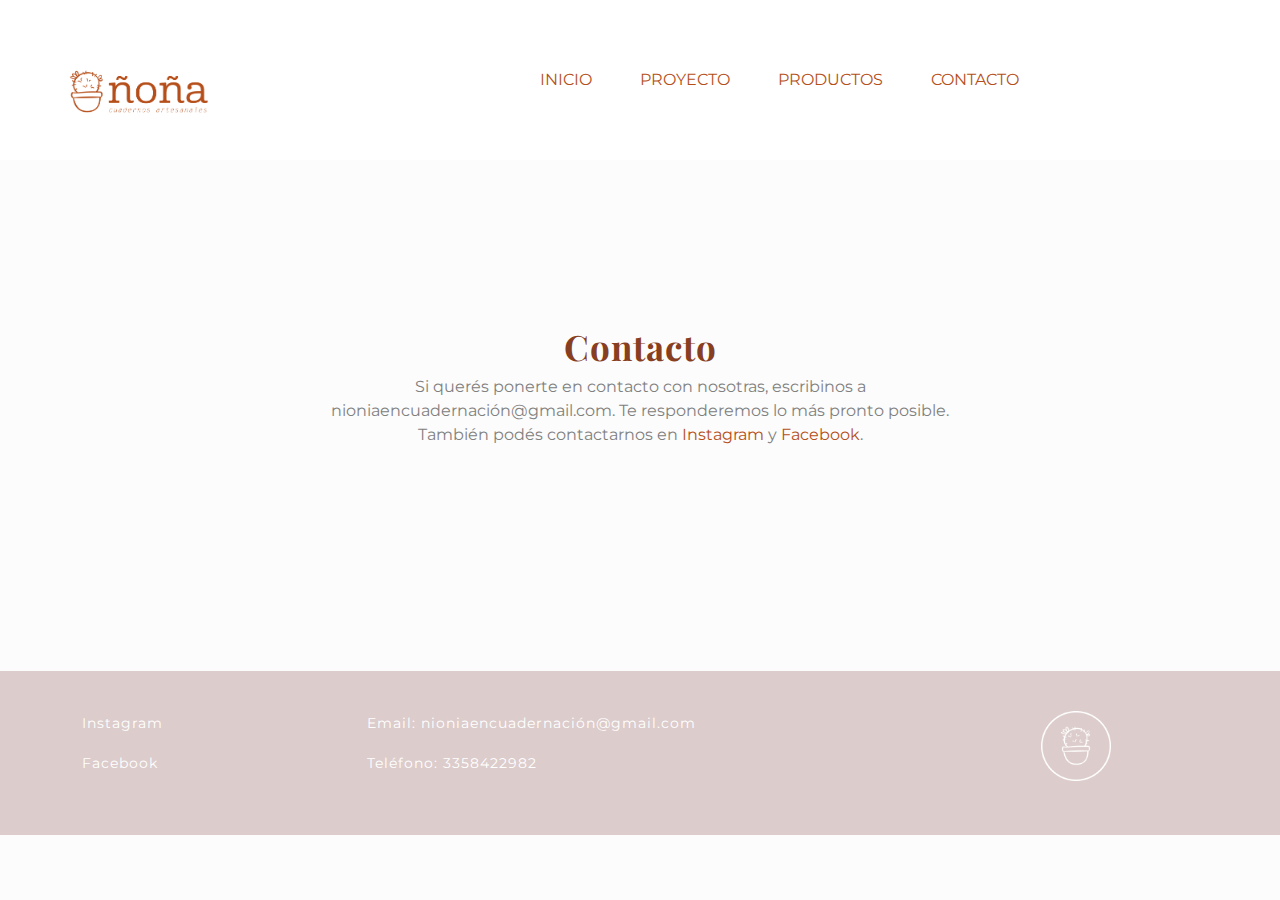
<file: contacto.html>
<!DOCTYPE html>
<html lang="en">
<head>
    <meta charset="UTF-8">
    <meta http-equiv="X-UA-Compatible" content="IE=edge">
    <meta name="viewport" content="width=device-width, initial-scale=1.0">
    <title>Contacto</title>
    <meta name="keywords" content=  "cuadernos, handmadebook, artesanal, DIY, libretas">
    <meta name="description" content="Nionia es un taller creativo de encuadernacion. Conocé nuestros productos hecho a mano. 
    Aprende y conocé sobre múltiples técnicas encuadernado.">
    <meta name="viewport" content="width=device-width, initial-scale=1.0">
    <link rel="preconnect" href="https://fonts.gstatic.com">
    <link href="https://fonts.googleapis.com/css2?family=Montserrat&family=Playfair+Display:wght@400;700&display=swap" rel="stylesheet">
    <link rel="stylesheet" href="bootstrap/css/bootstrap.min.css">
    <link rel="stylesheet" href="bootstrap/css/bootstrap.min.css">
    <link rel="stylesheet" href="style.css">
    <link rel="stylesheet" href="estilos.css">

</head>
<body>

    <header>
  

        <div class="nav">
            <div class="logo">
                <a href="index.html"><img width="100%" src="img/logofinal.png" alt="logo"></a>
            </div>
                
            <div class="menu">
              <ul id="nav-ul">
                    <li><a href="index.html">Inicio</a></li>
                    <li><a href="proyecto.html">Proyecto</a></li>
                    <li><a href="productos.html">Productos</a> </li>
                    <li><a href="contacto.html">Contacto</a> </li>
                </ul>

                <button id="menu_hamburguesa">
                    <img src="img/hamburguesa.png" alt="menu_hamburguesa">
                </button>
            </div>

            <div id="menu_mobile">
                <ul id="nav-ul-mobile">
                    <li><a href="index.html">Inicio</a></li>
                    <li><a href="proyecto.html">Proyecto</a></li>
                    <li><a href="productos.html">Productos</a> </li>
                    <li><a href="contacto.html">Contacto</a> </li>
                </ul>
            </div>

        </div>
   
    </header> 
    
    <main>

        <div class="contacto"> 
                <h1>Contacto</h1>
                <p>
                Si querés ponerte en contacto con nosotras, escribinos a nioniaencuadernación@gmail.com.
                Te responderemos lo más pronto posible. </br>
                También podés contactarnos en <a href="https://www.instagram.com/nionia.cuadernosartesanales/?hl=es-la"> Instagram</a> y <a href="https://www.facebook.com/nionia.cuadernosartesanales"> Facebook</a>.
                </p>
            </div>
           
        </div>

    </main>

    <footer>           
        <div class="container">
          <div class="row">
            <div class="col">
                <p> <a href="https://www.instagram.com/nionia.cuadernosartesanales/?hl=es-la">Instagram </a> </p>  
                 <p> <a href="https://www.facebook.com/nionia.cuadernosartesanales">Facebook</a></p> 
            </div>
            <div class="col-6">
              <P>Email: nioniaencuadernación@gmail.com </P>
               <p>Teléfono: 3358422982</p>
            </div>
            <div class="col"> 
                <a href="index.html"></a>
              <img src="img/logo_footer.png" alt="logo" title="logo">
            </div>
     </footer>
     
      <script src="bootstrap/js/bootstrap.min.js"></script>

  <!--Js menu-->
      <script> const menuOculto = document.getElementById('menu_mobile');        
      document.getElementById('menu_hamburguesa').addEventListener('click', function() {
        menuOculto.classList.toggle('mostrar'); });
      </script>


<body>
</file>
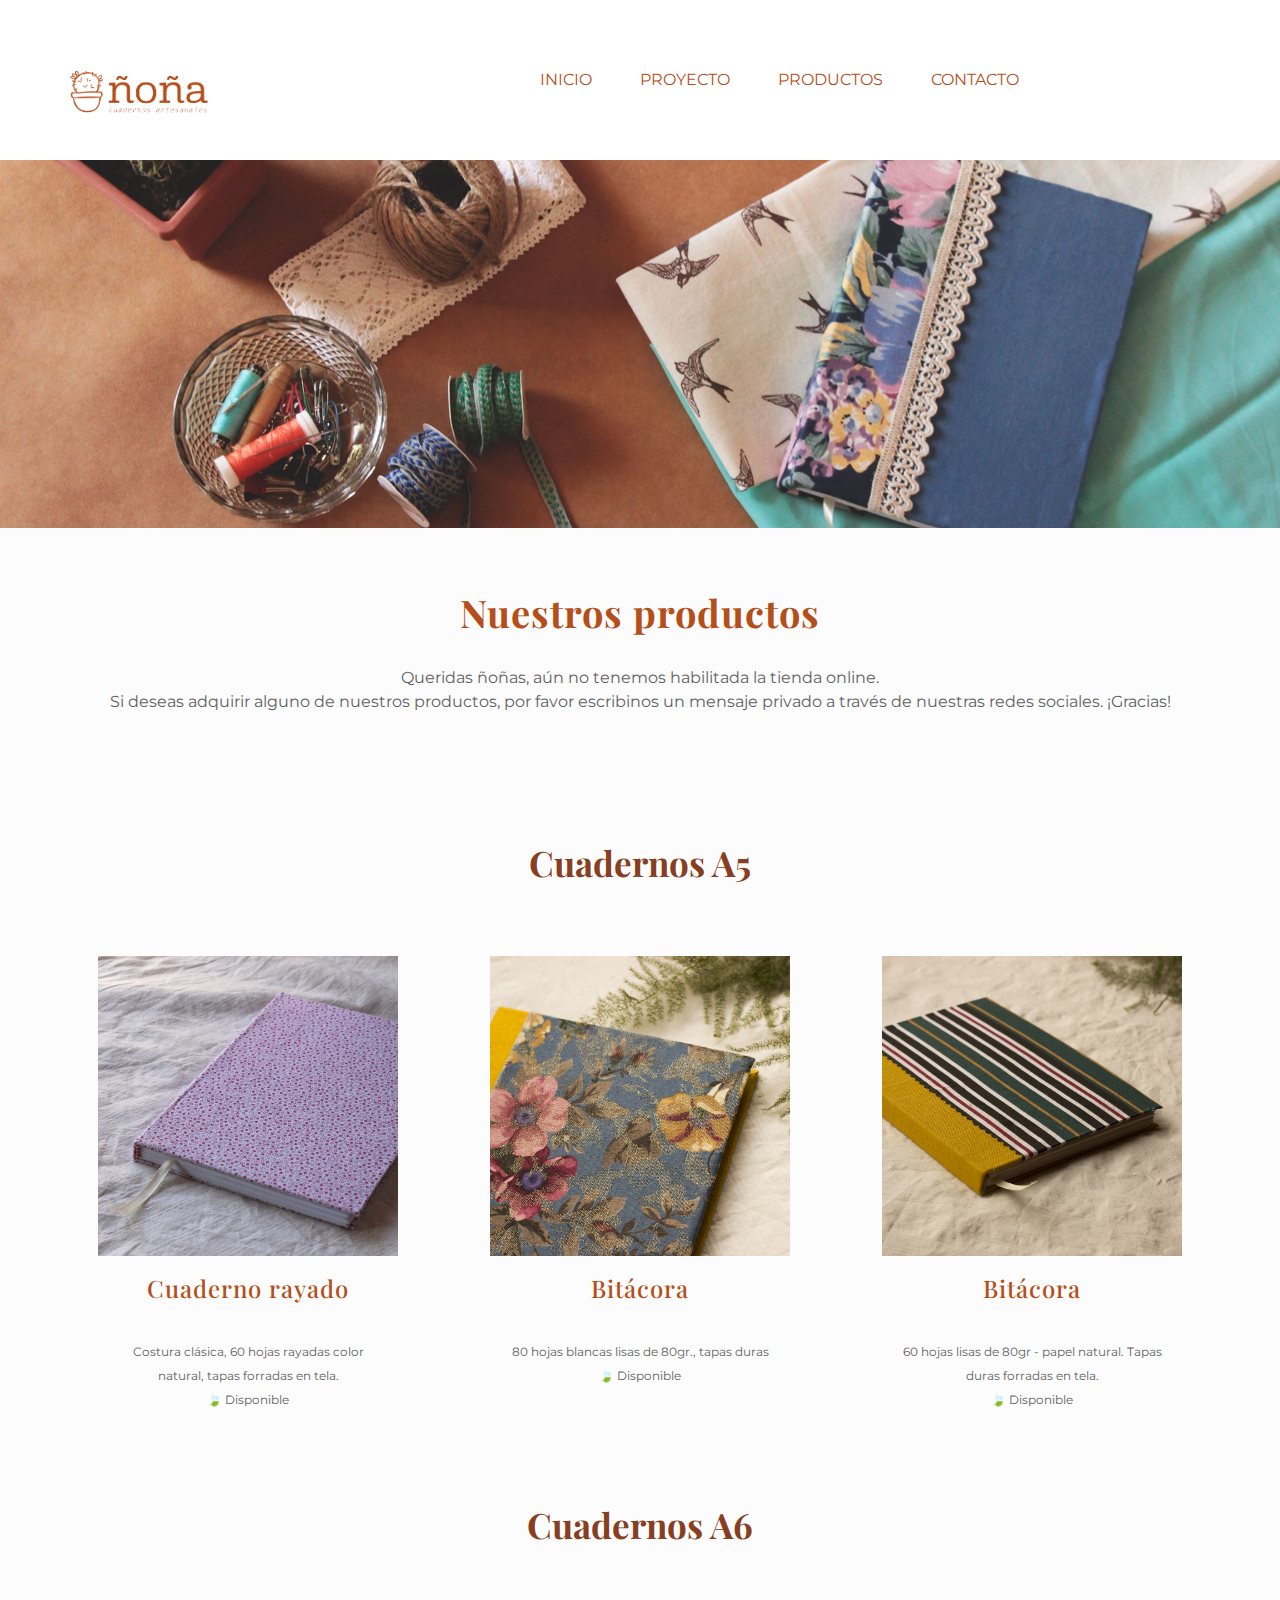
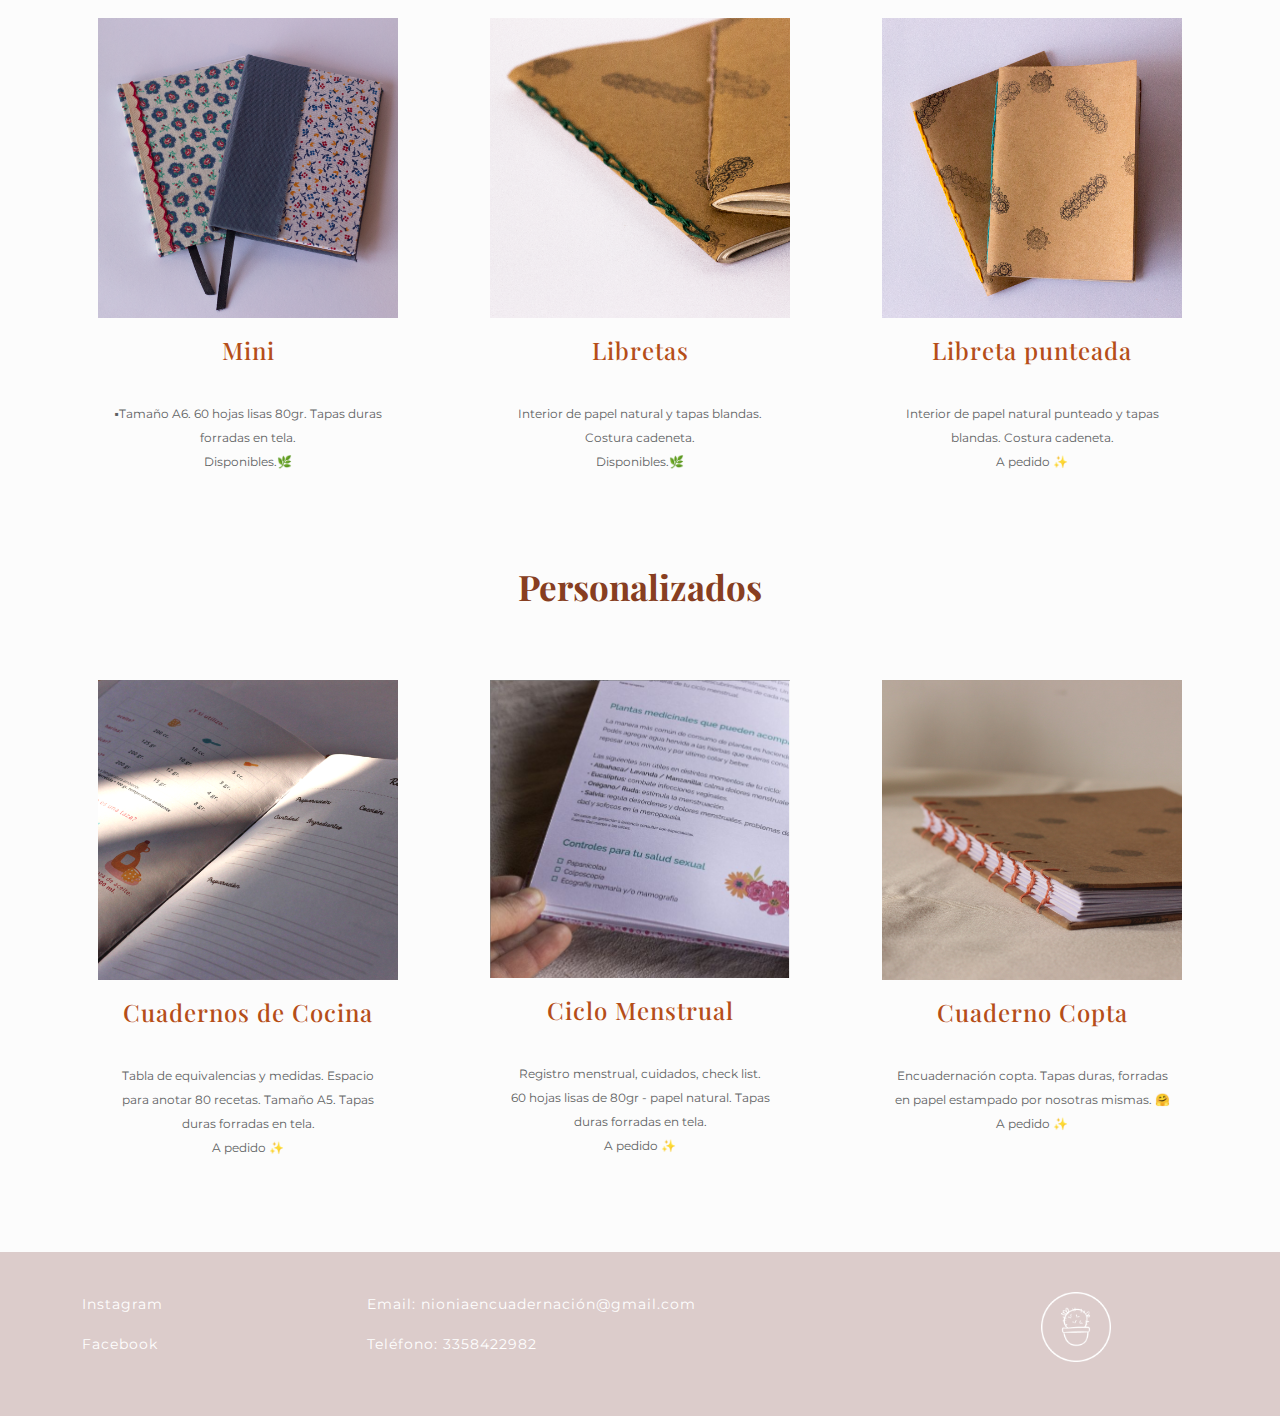
<file: productos.html>
<!DOCTYPE html>
<html lang="en">
<head>
    <meta charset="UTF-8">
    <meta http-equiv="X-UA-Compatible" content="IE=edge">
    <meta name="viewport" content="width=device-width, initial-scale=1.0">
    <title>Productos</title>
    <meta name="keywords" content= "cuadernos, handmadebook, artesanal, DIY, libretas">
    <meta name="description" content="Nionia es un taller creativo de encuadernacion. Conocé nuestros productos hecho a mano. 
    Aprende y conocé sobre múltiples técnicas encuadernado.">
    <meta name="viewport" content="width=device-width, initial-scale=1.0">
    <link rel="preconnect" href="https://fonts.gstatic.com">
    <link href="https://fonts.googleapis.com/css2?family=Montserrat&family=Playfair+Display:wght@400;700&display=swap" rel="stylesheet">
    <link rel="stylesheet" href="bootstrap/css/bootstrap.min.css">
    <link rel="stylesheet" href="style.css">
</head>
<body>
    <header>
  

        <div class="nav">
            <div class="logo">
                <a href="index.html"><img width="100%" src="img/logofinal.png" alt="logo" title="logo nionia"></a>
            </div>
                
            <div class="menu">
                <button id="menu_hamburguesa">
                    <img src="img/hamburguesa.png" alt="menu_hamburguesa" title="hamburguesa">
                </button>
                <ul id="nav-ul">
                    <li><a href="index.html">Inicio</a></li>
                    <li><a href="proyecto.html">Proyecto</a></li>
                    <li><a href="productos.html">Productos</a> </li>
                    <li><a href="contacto.html">Contacto</a> </li>
                </ul>
            </div>

            <div id="menu_mobile">
                <ul id="nav-ul-mobile">
                    <li><a href="index.html">Inicio</a></li>
                    <li><a href="proyecto.html">Proyecto</a></li>
                    <li><a href="productos.html">Productos</a> </li>
                    <li><a href="contacto.html">Contacto</a> </li>
                </ul>
            </div>

        </div>
     
    </header> 

    <section>
        <div class="banner_top">
             <img class="banner_superior" src="img/banner_productos.jpg" alt="banner">
        </div>
    </section> 

    <section class="cabecera">
        <h1 class="cabecera__titulo"> Nuestros productos</h1>
        <p> Queridas ñoñas, aún no tenemos habilitada la tienda online. </br> Si deseas adquirir alguno de nuestros productos, por favor escribinos un mensaje privado a través de nuestras redes sociales. ¡Gracias! </p>
    </section>
    

    <main class="grilla">   

        <div class="titulo1">
            <h2>Cuadernos A5</h2>
        </div>


        <div class="producto1">
            <div  class="card_producto">
                <img src="img/A5.1.png" alt="Cuaderno A5" title="Cuaderno A5">
                <h3>Cuaderno rayado</h3>
                <p>Costura clásica, 60 hojas rayadas color natural, tapas forradas en tela. </br>
                🍃 Disponible</p>
            </div>
        </div>
            

        <div class="producto2">
            <div  class="card_producto">
                <img src="img/A5.2.png" alt="Cuaderno A5" title="Cuaderno A5">
                <h3>Bitácora</h3>
                <p>80 hojas blancas lisas de 80gr., tapas duras <br>
                🍃 Disponible</p>
            </div>
        </div>
            

        <div class="producto3">
            <div class="card_producto">
                <img src="img/A5.3.png" alt="cuaderno A5" title="cuaderno A5">
                <h3>Bitácora</h3>
                <p>60 hojas lisas de 80gr - papel natural. Tapas duras forradas en tela. <br>🍃 Disponible </p>
            </div>
        </div>
            

        <div class="titulo2">
            <h2>Cuadernos A6</h2>
        </div>

        <div class="producto4">
            <div  class="card_producto">
                <img src="img/mini.png" alt="mini cuaderno" title="mini cuaderno">
                <h3>Mini</h3>
                <p>▪Tamaño A6. 60 hojas lisas 80gr. Tapas duras forradas en tela. <br> Disponibles.🌿</p>
            </div>
        </div>  


                  
        <div class="producto5">
            <div  class="card_producto">
                <img src="img/libreta1.png" alt="libreta" title="libreta">
                <h3>Libretas</h3>
                <p>Interior de papel natural y tapas blandas. Costura cadeneta. <br> Disponibles.🌿</p>
            </div>
        </div>
               
            
        <div class="producto6">
            <div  class="card_producto">
                <img src="img/libreta2.png" alt="libreta" title="libreta">
                <h3>Libreta punteada</h3>
                <p>Interior de papel natural punteado y tapas blandas. Costura cadeneta. <br> A pedido ✨</p>
            </div>
        </div>
               
       

        <div class="titulo3">
                <h2>Personalizados</h2>
         </div>
    
         <div class="producto7">
            <div  class="card_producto">
                <img src="img/cocina.png" alt="recetario" title="cuaderno de recetas">
                <h3>Cuadernos de Cocina</h3>
                <p>Tabla de equivalencias y medidas. Espacio para anotar 80 recetas. Tamaño A5. Tapas duras forradas en tela. <br> A pedido ✨</p>
            </div>
        </div>
        
        <div class="producto8">
            <div  class="card_producto">
                <img src="img/menstrual.png" alt="cuaderno guia Menstrual" title="cuaderno guia Menstrual">
                <h3>Ciclo Menstrual</h3>
                <p> Registro menstrual, cuidados, check list. <br> 60 hojas lisas de 80gr - papel natural. Tapas duras forradas en tela. <br> A pedido ✨</p>
            </div>
        </div>
        
        <div class="producto9">
            <div  class="card_producto">
                <img src="img/copta.png" alt="Cuaderno Copta" title="Cuaderno copta">
                <h3>Cuaderno Copta</h3>
                <p>Encuadernación copta. Tapas duras, forradas en papel estampado por nosotras mismas. 🤗 <br> A pedido ✨</p>
            </div>
        </div> 

    </main>

    <footer>           
        <div class="container">
          <div class="row">
            <div class="col">
                <p> <a href="https://www.instagram.com/nionia.cuadernosartesanales/?hl=es-la">Instagram </a> </p>  
                 <p> <a href="https://www.facebook.com/nionia.cuadernosartesanales">Facebook</a></p> 
            </div>
            <div class="col-6">
              <P>Email: nioniaencuadernación@gmail.com </P>
               <p>Teléfono: 3358422982</p>
            </div>
            <div class="col"> 
                <a href="index.html"></a>
              <img src="img/logo_footer.png" alt="logo" title="logo">
            </div>
     </footer>
     
     <script src="bootstrap/js/bootstrap.min.js"></script>
     
    <!--Js menu-->
    <script> const menuOculto = document.getElementById('menu_mobile');        
        document.getElementById('menu_hamburguesa').addEventListener('click', function() {
          menuOculto.classList.toggle('mostrar'); 
        });
    </script>


</body>
</html>
</file>
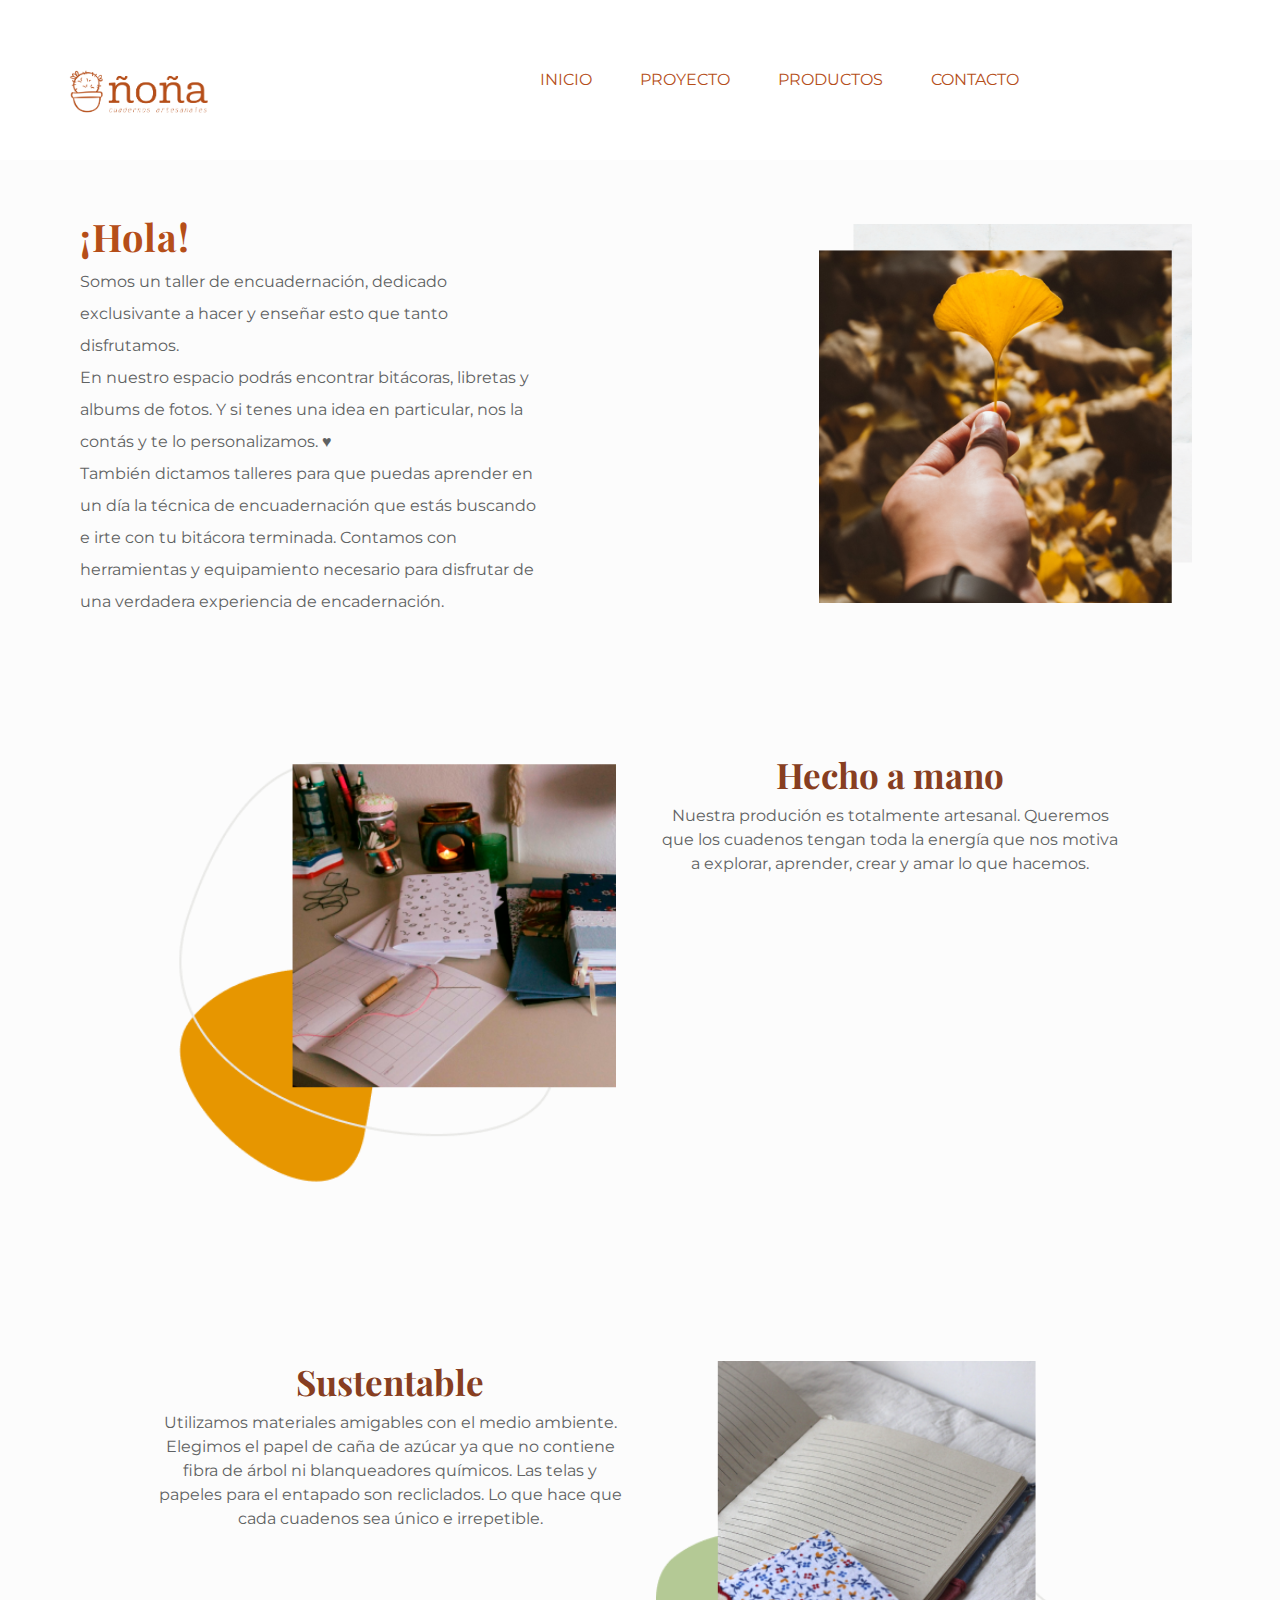
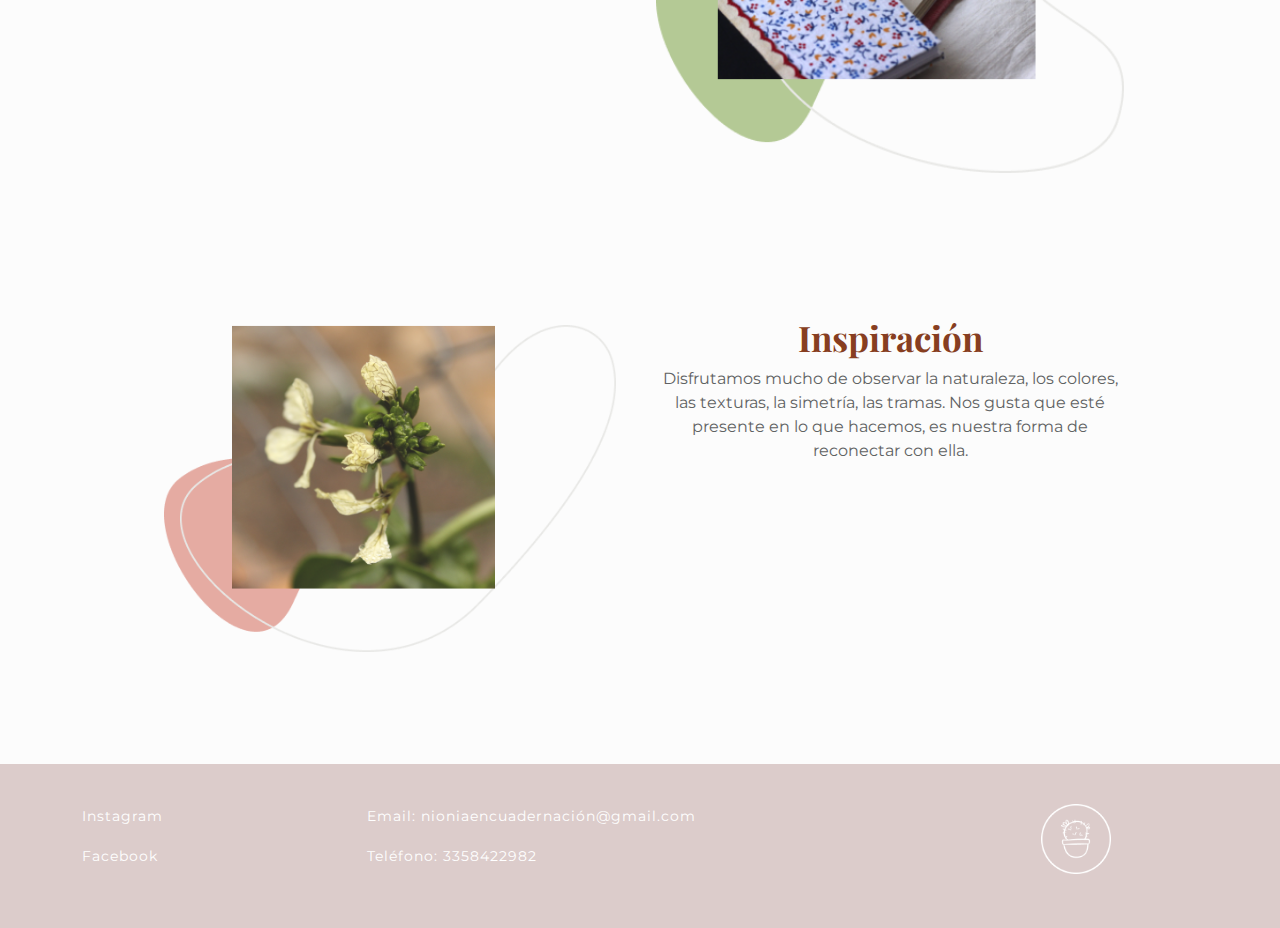
<file: proyecto.html>
<!DOCTYPE html>
<html lang="en">
<head>
    <meta charset="UTF-8">
    <meta http-equiv="X-UA-Compatible" content="IE=edge">
    <meta name="viewport" content="width=device-width, initial-scale=1.0">
    <title>Proyecto</title>
    <meta name="keywords" content= "cuadernos, handmadebook, artesanal, DIY, libretas">
    <meta name="description" content="Nionia es un taller creativo de encuadernacion. Conocé nuestros productos hecho a mano. 
    Aprende y conocé sobre múltiples técnicas encuadernado.">
    <meta name="viewport" content="width=device-width, initial-scale=1.0">
    <link rel="preconnect" href="https://fonts.gstatic.com">
    <link href="https://fonts.googleapis.com/css2?family=Montserrat&family=Playfair+Display:wght@400;700&display=swap" rel="stylesheet">
    <link rel="stylesheet" href="bootstrap/css/bootstrap.min.css">
    <link rel="stylesheet" href="style.css">
</head>
<body>
    <header>
  

        <div class="nav">
            <div class="logo">
                <a href="index.html"><img width="100%" src="img/logofinal.png" alt="logo"></a>
            </div>
                
            <div class="menu">
              <ul id="nav-ul">
                    <li><a href="index.html">Inicio</a></li>
                    <li><a href="proyecto.html">Proyecto</a></li>
                    <li><a href="productos.html">Productos</a> </li>
                    <li><a href="contacto.html">Contacto</a> </li>
                </ul>

                <button id="menu_hamburguesa">
                    <img src="img/hamburguesa.png" alt="menu_hamburguesa">
                </button>
            </div>

            <div id="menu_mobile">
                <ul id="nav-ul-mobile">
                    <li><a href="index.html">Inicio</a></li>
                    <li><a href="proyecto.html">Proyecto</a></li>
                    <li><a href="productos.html">Productos</a> </li>
                    <li><a href="contacto.html">Contacto</a> </li>
                </ul>
            </div>

        </div>
   
    </header> 


    <main class="main_proyecto"> 
        <section class="proyecto">

            <div class="proyecto__contenido">
                <h1> ¡Hola!</h1>
                             
                <p> Somos un taller de encuadernación, dedicado exclusivante a hacer y enseñar esto que tanto disfrutamos. 
                    </br>En nuestro espacio podrás encontrar bitácoras, libretas y albums de fotos. Y si tenes una idea en particular, nos la contás y te lo personalizamos. ♥ 
                    </br>También dictamos talleres para que puedas aprender en un día la técnica de encuadernación que estás buscando e irte con tu bitácora terminada. Contamos con herramientas
                    y equipamiento necesario para disfrutar de una verdadera experiencia de encadernación.
                </p>
                      
           </div>
           
            <div class="proyecto__imagenes">
                <img width="100%"  src="img/proyecto.png" alt="cuaderno tapa dura" title="foto de hoja ginko"/> 
            </div>
       
        </section>


        <div class="vision">

            <div class="vision__foto">
                <img width="100%"  src="img/proyecto_1.png" alt="escena de produccion" title="escena de produccion"/> 
            </div>
    
            <div class="vision__contenido">
               
                <h2> Hecho a mano</h2>
    
                <p>Nuestra produción es totalmente artesanal.
                Queremos que los cuadenos tengan toda la energía
                que nos motiva a explorar, aprender, crear y amar lo que hacemos.  
               </p>

            </div>

        </div>

        <div class="vision">

            <div class="vision__contenido2">
               
                <h2>Sustentable</h2>
    
                <p>Utilizamos materiales amigables 
                con el medio ambiente. Elegimos el papel de caña de azúcar ya que no contiene fibra de árbol ni blanqueadores químicos. 
                Las telas y papeles para el entapado son recliclados. Lo que hace que cada cuadenos sea único e irrepetible.   
               </p>

            </div>

            <div class="vision__foto2">
                <img width="100%"  src="img/proyecto_2.png" alt="escena de produccion" title="foto hojas reclicladas"/> 
            </div>

        </div>



        <div class="vision">

            <div class="vision__foto">
                <img width="100%"  src="img/proyecto_3.png" alt="inspiracion" title="foto de inspiracion"/> 
            </div>
    
            <div class="vision__contenido">
               
                <h2>Inspiración</h2>
    
                <p>Disfrutamos mucho de observar la naturaleza, los colores, 
                las texturas, la simetría, las tramas. Nos gusta que esté presente en lo que hacemos,
                es nuestra forma de reconectar con ella.
               </p>

            </div>
          
        </div>

    </main>

    <footer>           
        <div class="container">
          <div class="row">
            <div class="col">
                <p> <a href="https://www.instagram.com/nionia.cuadernosartesanales/?hl=es-la">Instagram </a> </p>  
                 <p> <a href="https://www.facebook.com/nionia.cuadernosartesanales">Facebook</a></p> 
            </div>
            <div class="col-6">
              <P>Email: nioniaencuadernación@gmail.com </P>
               <p>Teléfono: 3358422982</p>
            </div>
            <div class="col"> 
                <a href="index.html"></a>
              <img src="img/logo_footer.png" alt="logo">
            </div>
     </footer>
     
     <script src="bootstrap/js/bootstrap.min.js"></script>
     <!--Js menu-->
     <script> const menuOculto = document.getElementById('menu_mobile');        
        document.getElementById('menu_hamburguesa').addEventListener('click', function() {
          menuOculto.classList.toggle('mostrar'); 
        });
    </script>

<body>
</file>
<file: style.css>
/*GENERALES*/ 

*{
    box-sizing: border-box;
}
body {
    font-family: "montserrat";
    color: #5f6263;
    line-height: 24px;
    font-weight: 400;
    font-style: normal;
    font-size: 16px ;
    background-color: #FCFCFC;
    margin: 0;
    padding: 0;
    

}

h1{
    color: #B54E19;
    font-family: "Playfair Display";
    font-weight: 700;
    font-size: 38px;
    line-height: 1.1;
    
    text-transform: none;
    font-style: normal;
    letter-spacing: 1px;
}

h2{
    color: #873E21;
    font-size: 35px;
    font-weight: 700;
    font-family: 'Playfair Display';
}

h3{
    color: #B54E19;
    font-size: 24px;
    line-height: 32px;
    font-family: 'Playfair Display';
    text-transform: none;
    font-weight: 400;
    font-style: normal;
    letter-spacing: 1px;

}

/*botones bootstrap*/ 
.btn{
    font-family: "montserrat";
    font-weight: 400;
    background-color:#0E243A;
    border: none;
    font-size: 14px;
    padding: 16px 32px;
    text-align: center;
    color:white;
    transition-property: color;
    border-radius: 0;

}

.btn:hover{
    background-color: #D39517;
}

/*FOOTER*/ 

footer {
    font-family: "montserrat";
    font-weight: 400;
    letter-spacing: 1px;
    background-color:#DCCCCB;
    height: 164px;
    padding: 24px;
    color: white;
    font-size: 14px;
}

footer a{
    text-decoration: none;
    color: white;
}

.row{
    margin-top: 16px;
}
.col img{
    margin-left: 40%;
    width: 70px;
}

.col a:hover{
    color: #B54E19;
}


/*BOTONES*/ 

.buttons{
    font-family: "montserrat";
    font-weight: 400;
    background-color:#0E243A;
    border: none;
    font-size: 14px;
    padding: 16px 32px;
    text-align: center;
    color:white;
    transition-property: color;
 
}

.buttons:hover{
   background-color: #D39517;
}


/*NAV*/

header{
    width: 100%;
    position: fixed;
    margin: auto;
    background-color: white;
    top: 0;
    left: 0;
    z-index: 1

}

.nav{
    display: flex;
    width: auto;
    height: 160px;
    justify-content: space-between;
}


.logo {
    flex-grow: 1;
    height: 160px;
}

.logo a {
    display: inline-block;
    padding: 64px;
}

.logo img{
    width: 150px;
    margin: 0;
}
.menu {
    flex-grow: 1;
    display: flex;
    justify-content: flex-start;
    align-items: center;
}


.menu a {
    font-family: 'Montserrat';
    text-decoration: none;
    color: #B54E19;
    text-transform: uppercase;
    font-size: 16px;
    transition: color;
    transition-duration: 0.5s;
}

.menu ul li {
    display: inline-block;
    margin-left: 24px;
    margin-right: 24px;
    margin-top: 64px;
    margin-bottom: 64px;
  
}

.menu ul{
    display: flex;
    align-items: center;
    justify-content: center;
    margin: 0;
    padding: 0;
}

.menu a:hover{
    color: #A3B9AD ;
}

.menu a:active{
    color: #D39517;
}

/*Menu mobile*/ 

#menu_mobile {
    display: none; 
    z-index: 1;   
}

#menu_mobile{
    position: absolute;
    top: 160px;
    height: 100vh;
    width: 100vw;
    background-color: #FCFCFC;
    
}

#menu_mobile ul{
    display: block;
    padding: 64px;
  
}

#menu_mobile li{
    padding: 32px;
    text-align: center;    
}


::marker{
   color: transparent;
}


#menu_mobile a{
    text-transform: capitalize;
    font-family: 'Montserrat';
    text-decoration: none;
    color: #B54E19;
    text-transform: uppercase;
    font-size: 16px;
    transition: color;
    transition-duration: 0.5s;
    
}

#menu_hamburguesa{
    display: block;
    border: none;
    background-color: transparent;
    margin-left: auto;
    margin-right: 64px;

}
    
#menu_hamburguesa{
    display: none;
}



/*SECCCION 1*/ 

.main_home{
    margin-top: 200px;
}
.seccion1 {
    display: block;
    padding-bottom: 300px;
    height: 600px;  

}

.seccion1 video{
    top: 128px;
    position:absolute;
    right: 0;
    bottom: 0;
    min-width: 100%;
    min-height: 50%;
}

/*SECCIÓN 2*/

.seccion2{
    display: flex;
    justify-content: center;
    padding: 128px;
    
}
.seccion2__contenido{
    margin-top: 500px;
    width: 600px;
    padding: 16px;
    margin-left: 128px;
}

.seccion2__imagenesLaterales{
    margin-top: 500px;
    width: 500px;
    padding: 24px;
    margin-left: 20%;

}

.seccion2__botonContenido{
    margin-top: 32px;
}

.seccion2__icono1{
    width: 70px;
    transform: rotate(90deg);
}


/*SECCION CARACTERISTICAS*/ 

.caracteristicas{
    display: flex;
    height: 700px;
    padding: 128px;
    background-color: #FCFCFC;
}

.caracteristicas__imagenesInspiracion{
    display: inline-block;
    vertical-align: top;
    width: 500px;
    padding: 24px;
    margin-right: 64px;
    flex-shrink: 0;
}

.caracteristicas__cardTexto{
    display: inline-block;
    vertical-align: top;
    margin-right: 24px;
    margin-left: 64px;
}

.caracteristicas__bloqueTexto{
    display: block;
    width: 350px;
}

.caracteristicas__bloqueTexto img{
    width: 50px;
}



/*CARD DE PRODUCTOS*/


.titulo_producto{
    display: block;  
    margin:auto;
    text-align: center;
    padding-top: 128px;
}

.seccion_productos{
    display: flex;
    justify-content: center;
    padding: 64px;
}
.card{
    display: inline-block;
    text-align: center;
    width: 300px;
    margin: auto;
    transition: all;
    border: none;   

}
.card:hover{
    transform: scale(1.1);
    transition-duration: 1s;
}


.card h3 {
    font-family: "montserrat";
    font-weight: 500;
    text-align: center;
    color: #B54E19;
}

.card p{
    text-align: center;
    font-size: 12px
}

.card img{
    border-radius: 0;
}

/*NEWSLETTER*/

.bloqueNewsletter{
    display: flex;
    padding: 128px;
    width: 100%;
}

.bloqueNewsletter__newsletter{
    display: inline-block;
    padding: 64px;
    width: 100%;
    text-align: center;
}


.bloqueNewsletter__newsletter form {
    font-family: "montserrat";
    font-weight: 400;
    width:100%;
	padding:16px;
	border-radius:10px;
	margin:auto;  
}


.bloqueNewsletter__newsletter form input[type="email"]{
	width:300px;
	padding:16px;
	border:none;
	border-radius:3px;
	background-color:#FCF9F7;
	margin:16px 0;
    font-family: "montserrat";
    font-weight: 400;
}

.bloqueNewsletter__newsletter form input[type="submit"]{
    font-family: "montserrat";
    font-weight: 400;
    font-weight: 400;
    background-color:#0E243A;
    border: none;
    font-size: 14px;
    padding: 16px 32px;
    text-align: center;
    color:white;
}

.bloqueNewsletter__newsletter form input[type="submit"]:hover{ 
    background-color: #D39517 ;
}



/*Pantalla Productos*/ 

.banner_top img{
    margin-top: 128px;
    width: 100%;
    object-fit:cover;
    height: 400px;
 }

 .cabecera{
    display: block;
    padding: 64px 64px 0px 64px;
    text-align: center;
} 
.cabecera__titulo {
    margin-bottom: 32px;
}

/*.grilla >*{
    border: 1px solid red;
}*/

.grilla{
    margin-top: 64px;
    display: grid;
    grid-template-columns:  1fr 1fr 1fr;
    grid-template-rows:max-content;
    grid-column-gap: 24px;
    grid-row-gap: 64px;
    justify-items: center;
    grid-template-areas:'titulo1 titulo1 titulo1'
                        'producto1 producto2 producto3'
                        'titulo2 titulo2 titulo2'
                        'producto4 producto5 producto6'
                        'titulo3 titulo3 titulo3'
                        'producto7 producto8 producto9';
                        
    padding: 64px;
  

}

.titulo1{
    grid-area: titulo1;
}
.producto1{
    grid-area: producto1;
}
.producto2{
    grid-area: producto2;
}
.producto3{
    grid-area: producto3;
}
.titulo2{
    grid-area: titulo2;
}

.producto4{
    grid-area: producto4;
}

.producto5{
    grid-area: producto5;
}

.producto6{
    grid-area: producto6;
}

.titulo3{
    grid-area: titulo3;
}

.producto7{
    grid-area: producto7;
}
.producto8{
    grid-area: producto8;
}
.producto9{
    grid-area: producto9;
}

.card_producto{
    display: block;
    width: 300px;

}

.card_producto img {
    width: 300px;
    
}

.card_producto h3 {
    padding: 16px;
    font-weight: 500;
    text-align: center;
    transition: all;
}

.card_producto p{
    padding: 12px;
    text-align: center;
    font-size: 12px;
}
.card_producto:hover{
    transform: scale(1.1);
    transition-duration: 1s;
}



/*PROYECTO*/

  
.main_proyecto{
        margin-top: 200px
}

.proyecto{
    display: flex;
    justify-content: center;
    padding: 0px 64px 0px 64px ;   
        
}

.proyecto__contenido{
    width: 600px;
    padding: 16px;
    margin-left: 64 0 0 64;
}

.proyecto__imagenes{
    width: 500px;
    padding: 24px;
    margin-left: 20%;
}

.proyecto__contenido p{
    line-height: 32px
}

.vision{
    display: flex;
    justify-content: center;
    padding: 24px;
    margin: 64px;
}

.vision__foto{
    display: inline-block;
    padding: 24px;
    width: 500px;     
}

.vision__contenido{
    display: inline-block;
    width: 500px;
    text-align: center;
    padding: 16px;
        
}

.vision__contenido2{
    display: inline-block;
    text-align: center;
    width: 500px;
    padding: 16px;   
}

.vision__foto2{
    display: inline-block;
    text-align: center;
    width: 500px;
    padding: 16px;       
}


/*RESPONSIVE pagina proyecto*/

/*MOBILE*/ 

@media (min-width: 360px) and (max-width: 768px){


 /*responsive footer*/
    
   footer{
    height: auto;
    width: auto;
   
    }
    .container{
        width: 100%;
        display: flex;
        flex-direction: column ;
        align-items: center;
    }

    .row{
        display: block;
        text-align: center ;
    }

    .col img {
        margin: 0;
    }
    .col-6{
        width: auto;
    }


    #nav-ul{ 
        display: none;
    }


    #menu_mobile.mostrar{
        display: block;
    
    }

    #menu_hamburguesa{
        display: block;
        border: none;
        background-color: transparent;
        margin-left: auto;
        margin-right: 32px;
        padding: 16px;

    }
    .logo{
        width: 50%;
    }
    
/*responsive proyecto*/

    .main_proyecto{
        width: auto;
    }
    .proyecto{
        display: flex;
        height: auto;
        padding: 32px;
        margin-left: 0;
        flex-direction: column;
        align-items: center;
    }

    .proyecto__contenido{
        padding: 16px;
        width: auto;
        margin-left: 0;
        margin-right: 0;
        text-align: center;
    }

    .proyecto__imagenes {
         width: auto;
         margin-left: 0;    
    }


    .vision{
        display: flex;
        flex-direction: column;
        align-items: center;
        padding: 24px;
        margin-right: 0;
        margin-left: 0;
        margin: 0;
        width: auto;
        justify-content: center;
    }

    .vision__foto2{
        padding: 0px;
        margin:0px;
        width: 200px;

    }

    .vision__foto{
        margin: 0;
        padding: 0px;
        width: 200px;
    }

    .vision__contenido2{
        padding: 24px;
        width: auto;
        font-size: 12px;
        margin: 0px;
        margin-right: 0;
        
    }

    .vision__contenido{
        padding: 16px;
        width: auto;
        margin: 0px;
        font-size: 12px;
        margin-left: 0;

        
    }

/*responsive productos*/ 
.banner_top img{
    margin-top: 64px;
    width: 100%;
    object-fit:contain;
    height: 400px;
 }

    .grilla{
        display:block;
        width: auto;
        align-items: center;
        margin-top: 0px;
        padding: 12%;
        justify-content: center;
    
    }
    .titulo1{
        text-align: center;
        padding: 24px;
    }
    .titulo2{
        text-align: center;
        padding: 24px;
    }  .titulo3{
        text-align: center;
        padding: 24px;
    }

    .card_producto{
        width: 100%;
    }

    .card_producto img{
        width: 100%;
    }

    .producto1{
        align-items: center;
    }


/* responsive home*/

    .main_home{
        margin-top: 150px;
    }

    .seccion1 {
        display: block;
        padding-bottom: 300px;
        height: 300px;
        width: auto; 

    }
    

    .seccion1 video{
        top: 13px;
        position:relative;
        right: 0;
        bottom: 0;
        min-width: 100%;
        min-height: 50%;

    }

    .seccion2{
        display: block;
        padding: 16px;
        margin: 0px;             
    }

    .seccion2__contenido{
        display: block;
        margin-top: 0px;
        width: auto;
        padding: 24px;
        margin-left: 0px;
    }

    .seccion2__imagenesLaterales{
        margin-top: 0px;
        width: 0;
        padding: 24px;
        margin-left: 0;
        margin-right: 0;
    }
    
    .seccion2__botonContenido{
        margin-top: 32px;
    }
    
    .seccion2__icono1{
        width: 70px;
        transform: rotate(90deg);
       
    }

    .caracteristicas{
        display: block;
        height: auto;
        padding: 24px;
    }

    .caracteristicas__imagenesInspiracion{
        width: 0%;
       
    }

    .caracteristicas__cardTexto{
        text-align: center;
        margin-left: 0;
        margin-right: 0;
        padding: 16px; 
    }

    .caracteristicas__bloqueTexto{
        display: block;
        width: auto;

    }

    .caracteristicas__bloqueTexto img{
        width: 50px;
    }

    .titulo_producto{
        display: block;  
        margin:auto;
        text-align: center;
        padding-top: 128px;
    }

    .seccion_productos{
        display: block;
        justify-content: center;
        padding: 24px;
    }
    .card{
        text-align: center;
        width: auto !important;
        margin: 16px;
        transition: all;
        border: none;   
    }

    .bloqueNewsletter{
        display: flex;
        padding: 24px;
        width: 100%;
    }
    
    .bloqueNewsletter__newsletter{
        display: block;
        padding: 24px;
        width: 100%;
        text-align: center;
    }
    .bloqueNewsletter__newsletter form input[type="email"]{
        width:auto;
        padding:16px;
        border:none;
        border-radius:3px;
        background-color:#FCF9F7;
        margin:16px 0;
        font-family: "montserrat";
        font-weight: 400;
    }
    
    
}

@media (min-width: 768px) and (max-width: 992px){

/*responsive footer*/

   footer{
    height: auto;
    width: auto;
   
    }
    .container{
        width: 100%;
        display: flex;
        flex-direction: column ;
        align-items: center;
    }

    .row{
        display: block;
        text-align: center ;
    }

    .col img {
        margin: 0;
    }
    .col-6{
        width: auto;
    }

/*responsive producto*/ 

    .banner_top img{
        margin-top: 128px;
        width: 100%;
        object-fit:cover;
        height: 500px;
    }
    
    .grilla{
        display:block;
        width: auto;
        align-items: center;
        margin-top: 0px;
        padding: 12%;
        justify-content: center;
        
    }

    .titulo1{
        text-align: center;
        padding: 24px;
    }

    .titulo2{
        text-align: center;
        padding: 24px;
    }  
    
    .titulo3{
        text-align: center;
        padding: 24px;
    }
    
    .card_producto{
        width: 100%;
        padding: 32px;
    }
    
    
    .card_producto img{
        width: 100%;
    }
    
    .producto1{
        align-items: center;
    }
    
/*responsive proyecto*/

    .vision{
         display: flex;
        flex-direction: column;
        align-items: center;
        padding: 64px;
        margin-right: 0;
        margin-left: 0;
        margin: 0;
        width: auto;
        justify-content: center;
    }
    .vision__foto2{
        padding: 64px;
        margin:0px;
        width: auto;

    }

    .vision__foto{
        margin: 0;
        padding: 64px;
        width: auto;
    } 

    /*home*/ 
    .main_home{
        margin-top: 150px;
        width: auto;
    }


    .seccion1 {
        display: block;
        padding-bottom: 300px;
        height: 500px;
        width: auto; 

    }
    

    .seccion1 video{
        top: 130px;
        position:absolute;
        right: 0;
        bottom: 0;
        min-width: 100%;
        min-height: 50%;
        

    }
    .seccion2{
        display: block;
        padding: 16px;
        margin: 0px;             
    }

    .seccion2__contenido{
        display: block;
        margin-top: 0px;
        width: auto;
        padding: 24px;
        margin-left: 0px;
    }

    .seccion2__imagenesLaterales{
        margin-top: 0px;
        padding: 32px;
        margin-left: 24px;
        margin-right: 0;
    }
    
    .seccion2__botonContenido{
        margin-top: 32px;
    }
    
    .seccion2__icono1{
        width: 70px;
        transform: rotate(90deg);
       
    }

    .caracteristicas{
        display: block;
        height: auto;
        padding: 24px;
    }

    .caracteristicas__imagenesInspiracion{
        width: 0%;   
    }

    .caracteristicas__cardTexto{
        text-align: center;
        margin-left: 0;
        margin-right: 0;
        padding: 16px; 
    }

    .caracteristicas__bloqueTexto{
        display: block;
        width: auto;

    }

    .caracteristicas__bloqueTexto img{
        width: 50px;
    }

    .titulo_producto{
        display: block;  
        margin:auto;
        text-align: center;
        padding-top: 128px;
    }

    .seccion_productos{
        display: block;
        justify-content: center;
        padding: 24px;
    }
    .card{
        text-align: center;
        width: auto !important;
        margin: 16px;
        transition: all;
        border: none;   
    }

    .bloqueNewsletter{
        display: flex;
        padding: 24px;
        width: 100%;
    }
    
    .bloqueNewsletter__newsletter{
        display: block;
        padding: 64px;
        width: 100%;
        text-align: center;
    }
    .bloqueNewsletter__newsletter form input[type="email"]{
        width:auto;
        padding:16px;
        border:none;
        border-radius:3px;
        background-color:#FCF9F7;
        margin:16px 0;
        font-family: "montserrat";
        font-weight: 400;
    }
    
    /*responsive nav*/

    #nav-ul{ 
        display: none;
    }


    #menu_mobile.mostrar{
        display: block;

    }

    #menu_hamburguesa{
        display: block;
        border: none;
        background-color: transparent;
        margin-left: auto;
        margin-right: 64px;

    }
    .logo{
        width: 70%;
    }

}
</file>
<file: estilos.css>
main {
  margin-top: 200px;
  margin-bottom: 80px; }
  main .seccion_contacto {
    display: block;
    justify-content: center;
    padding: 64px; }
  main .contacto {
    padding: 128px;
    margin-left: 200px;
    margin-right: 200px;
    text-align: center; }
  main h1 {
    color: #873E21;
    font-size: 35px;
    font-weight: 700;
    font-family: 'Playfair Display'; }
  main a {
    text-decoration: none;
    color: #B54E19; }
  main p {
    font-family: 'montserrat';
    color: grey; }
  @media (min-width: 350px) and (max-width: 768px) {
    main .contacto {
      padding: 32px;
      margin: 0px; } }
  @media (min-width: 768px) and (max-width: 992px) {
    main .contacto {
      padding: 64px;
      margin: 0px; } }

/*# sourceMappingURL=estilos.css.map */
</file>
